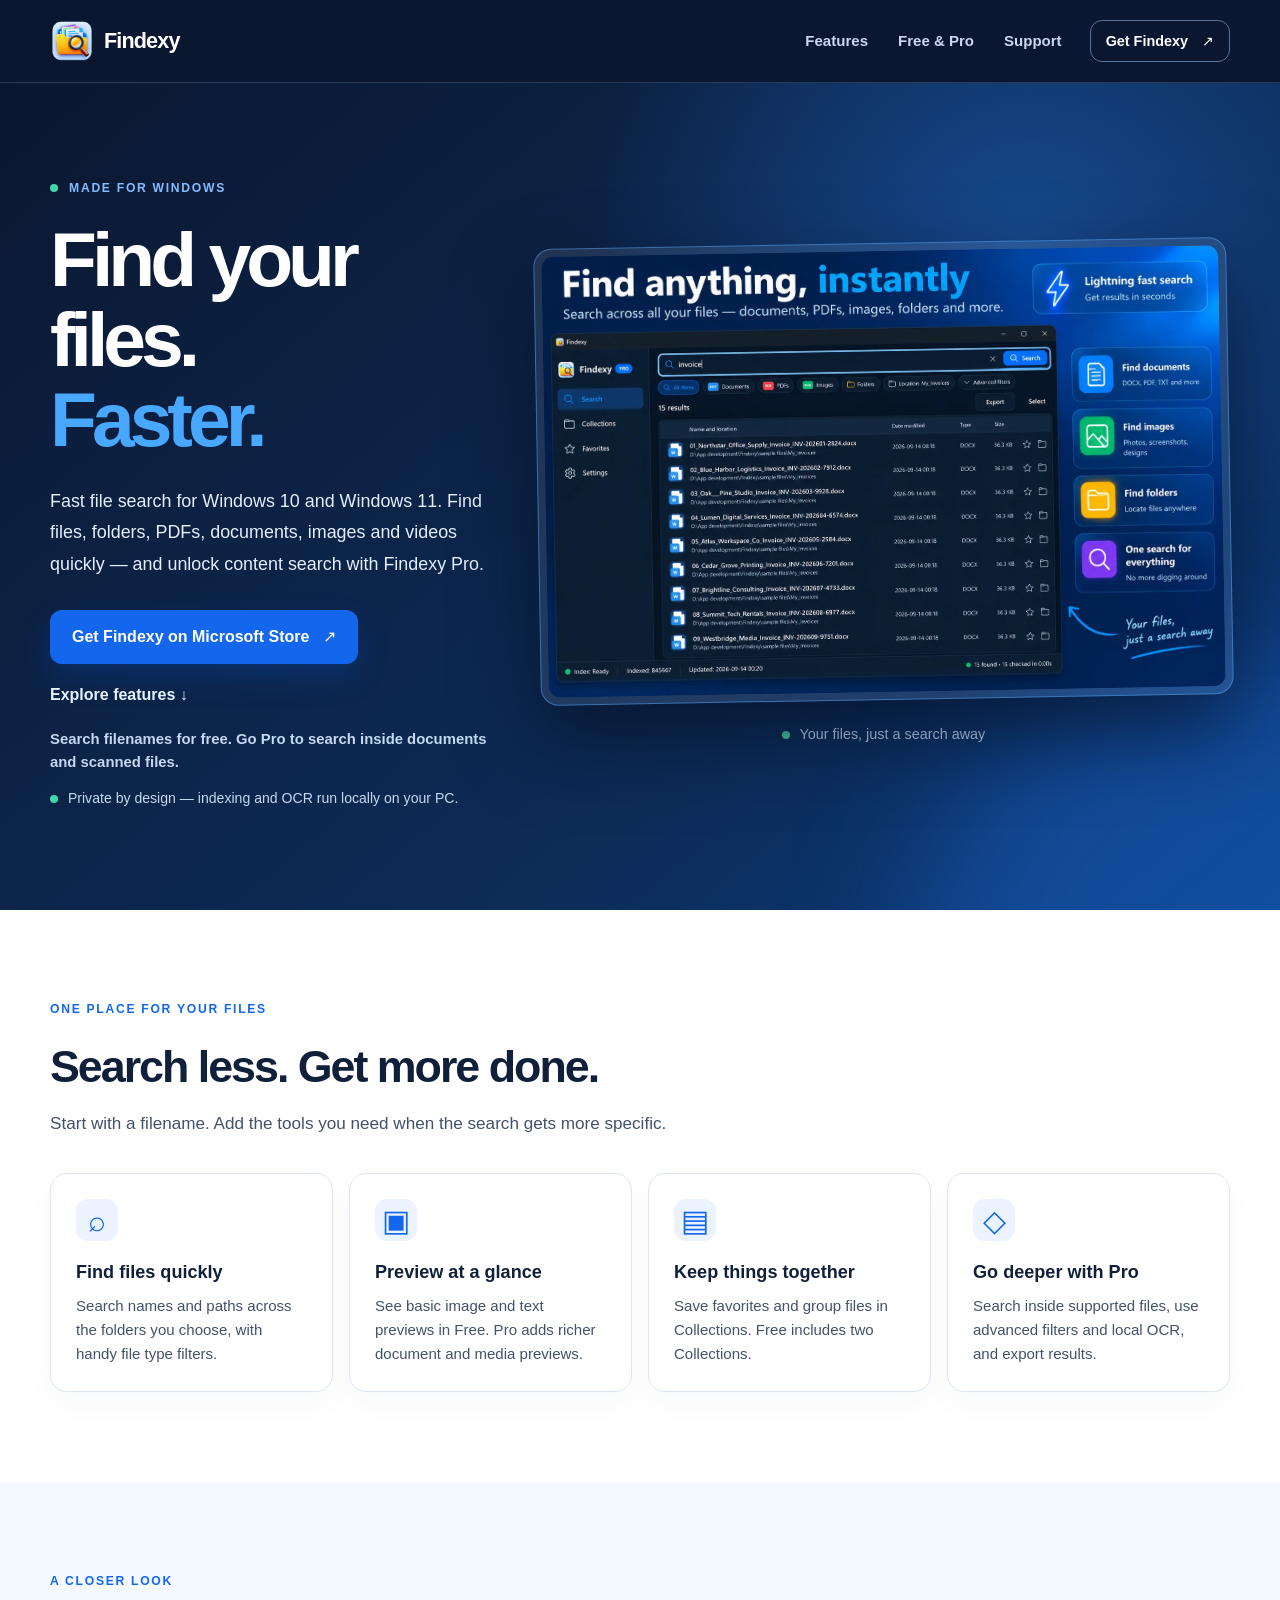
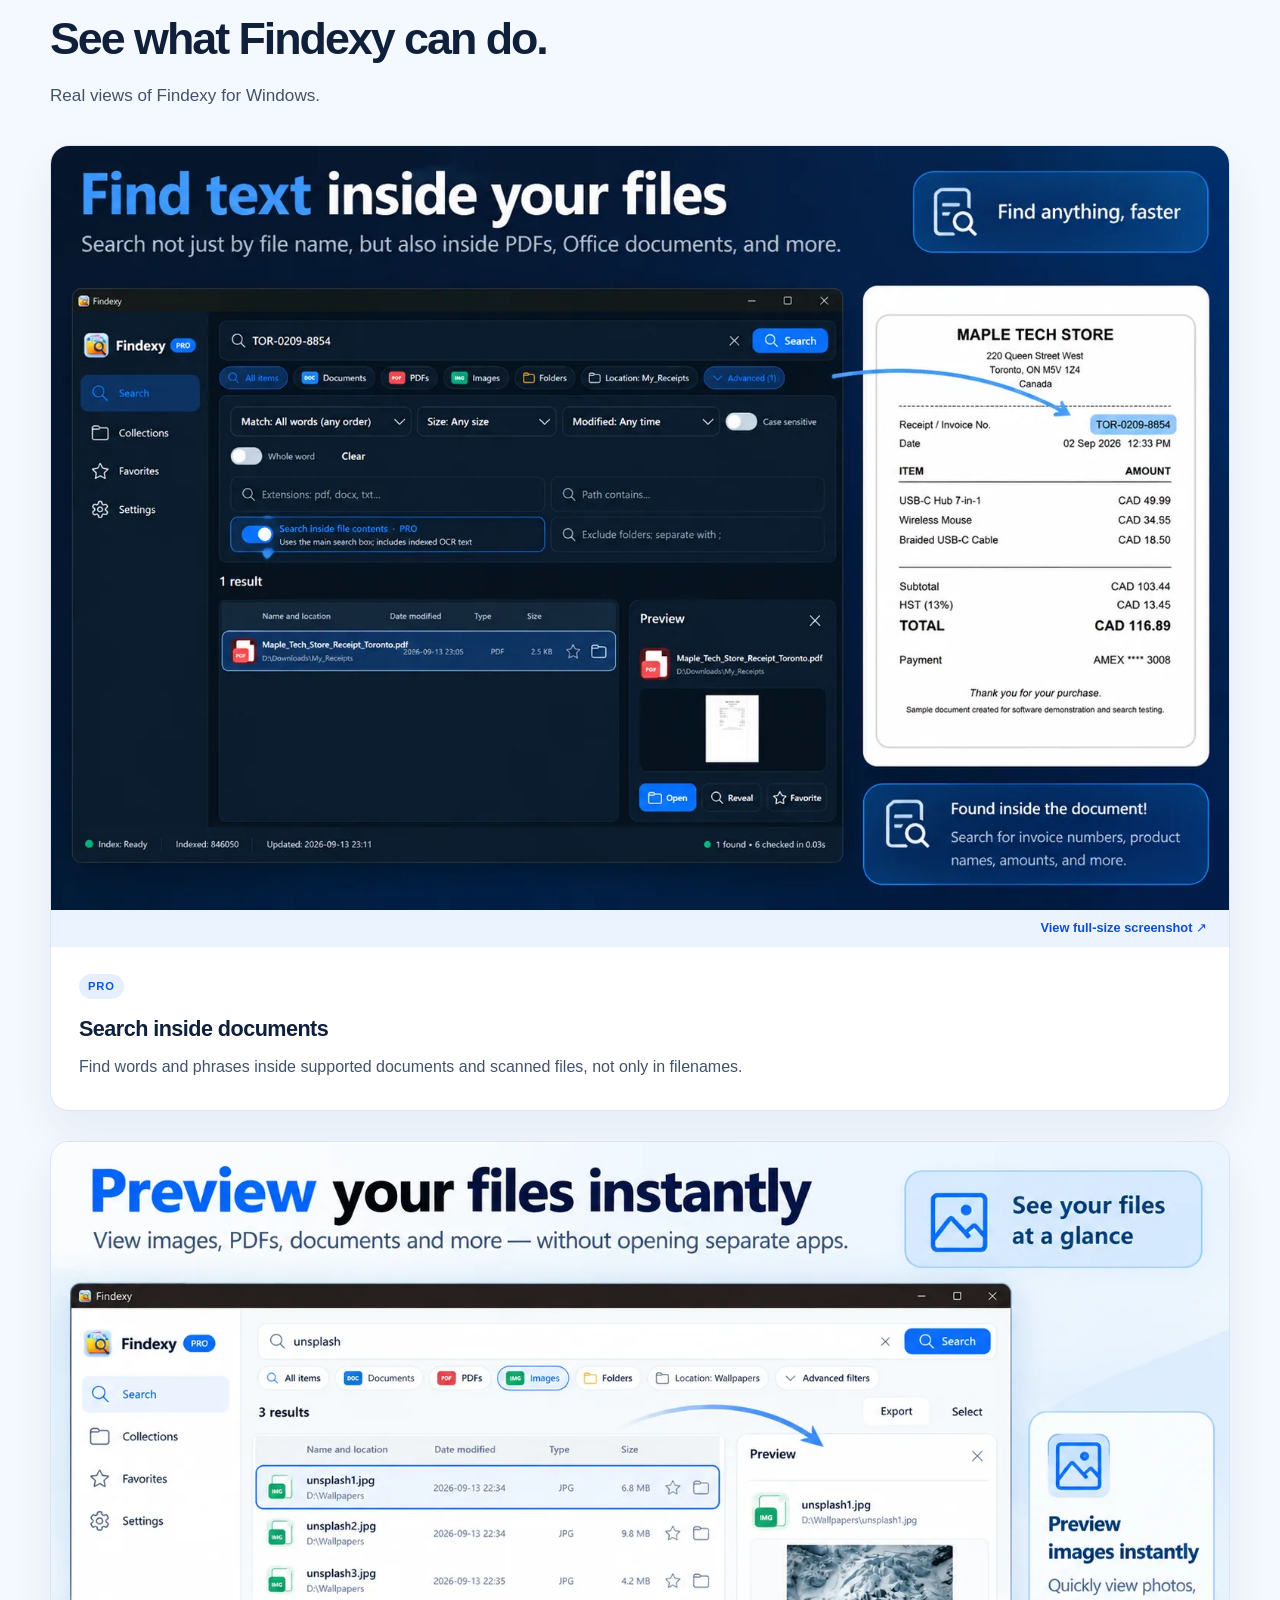
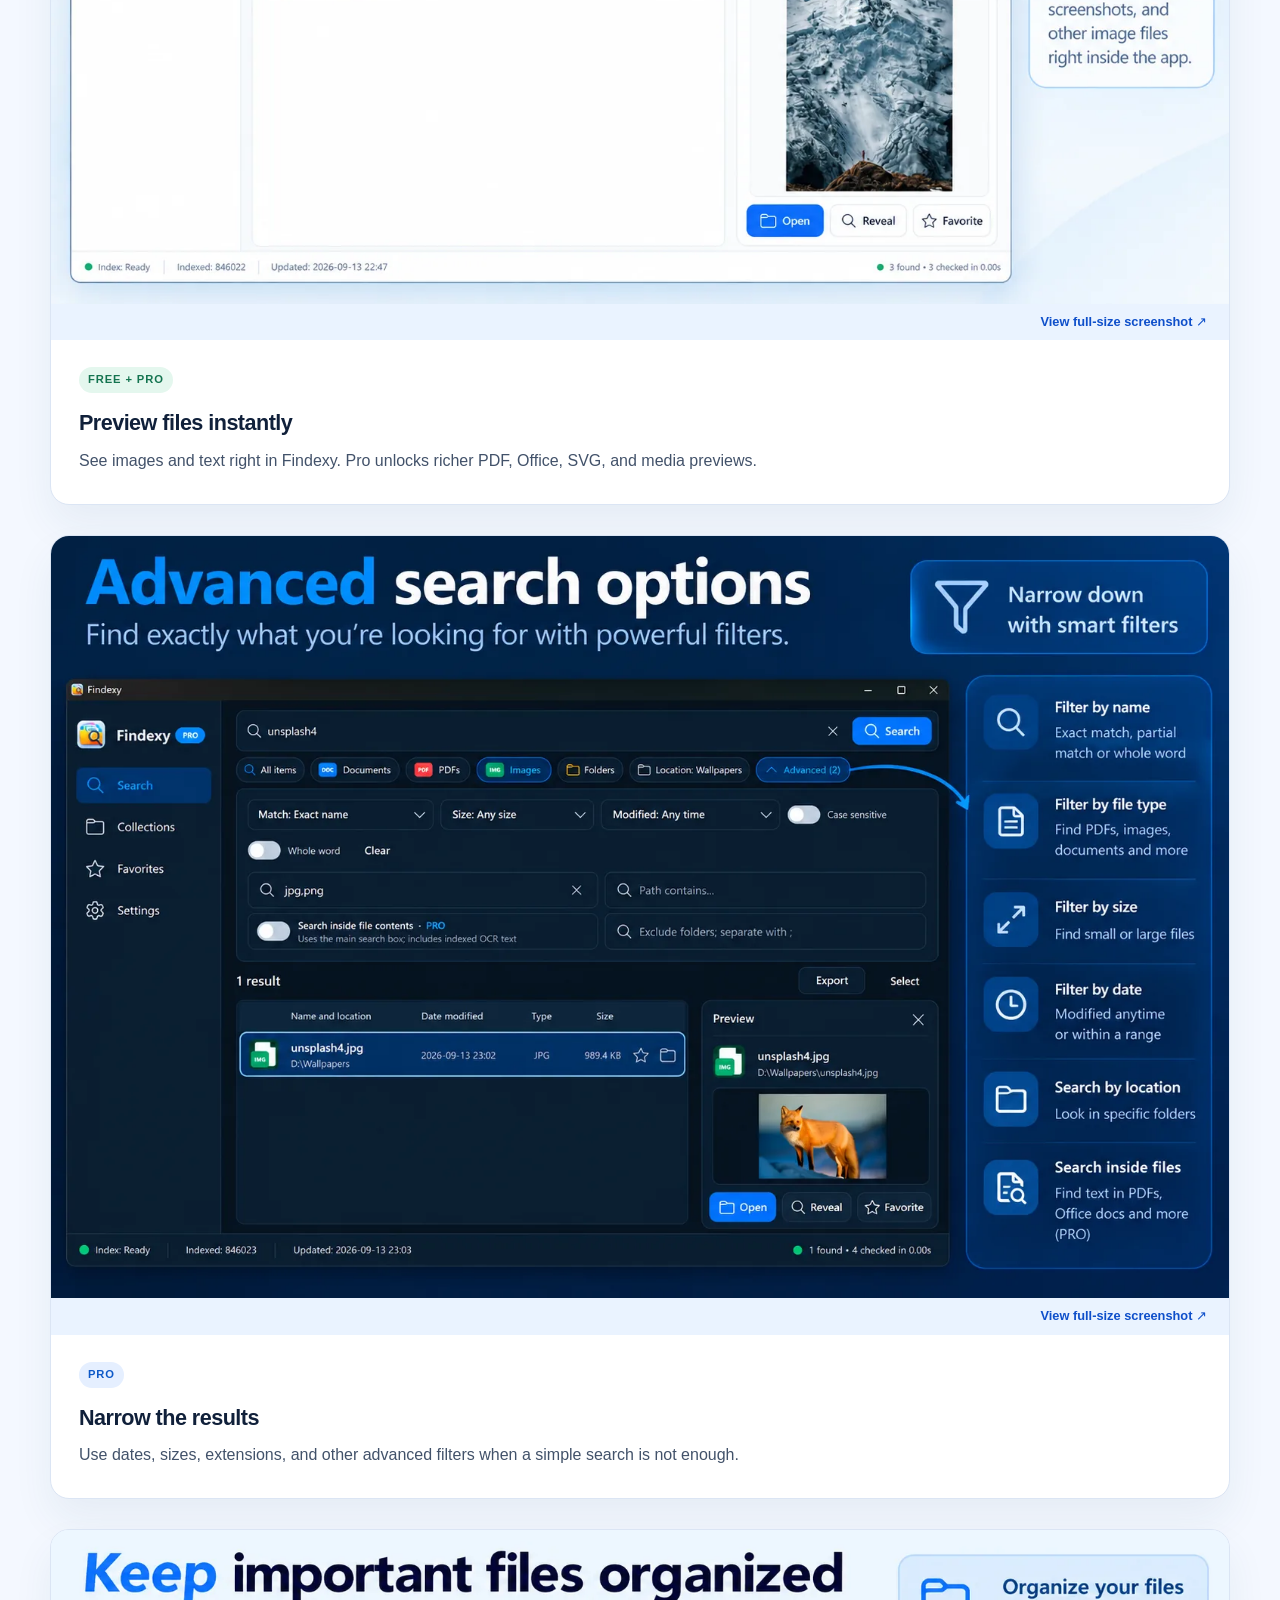
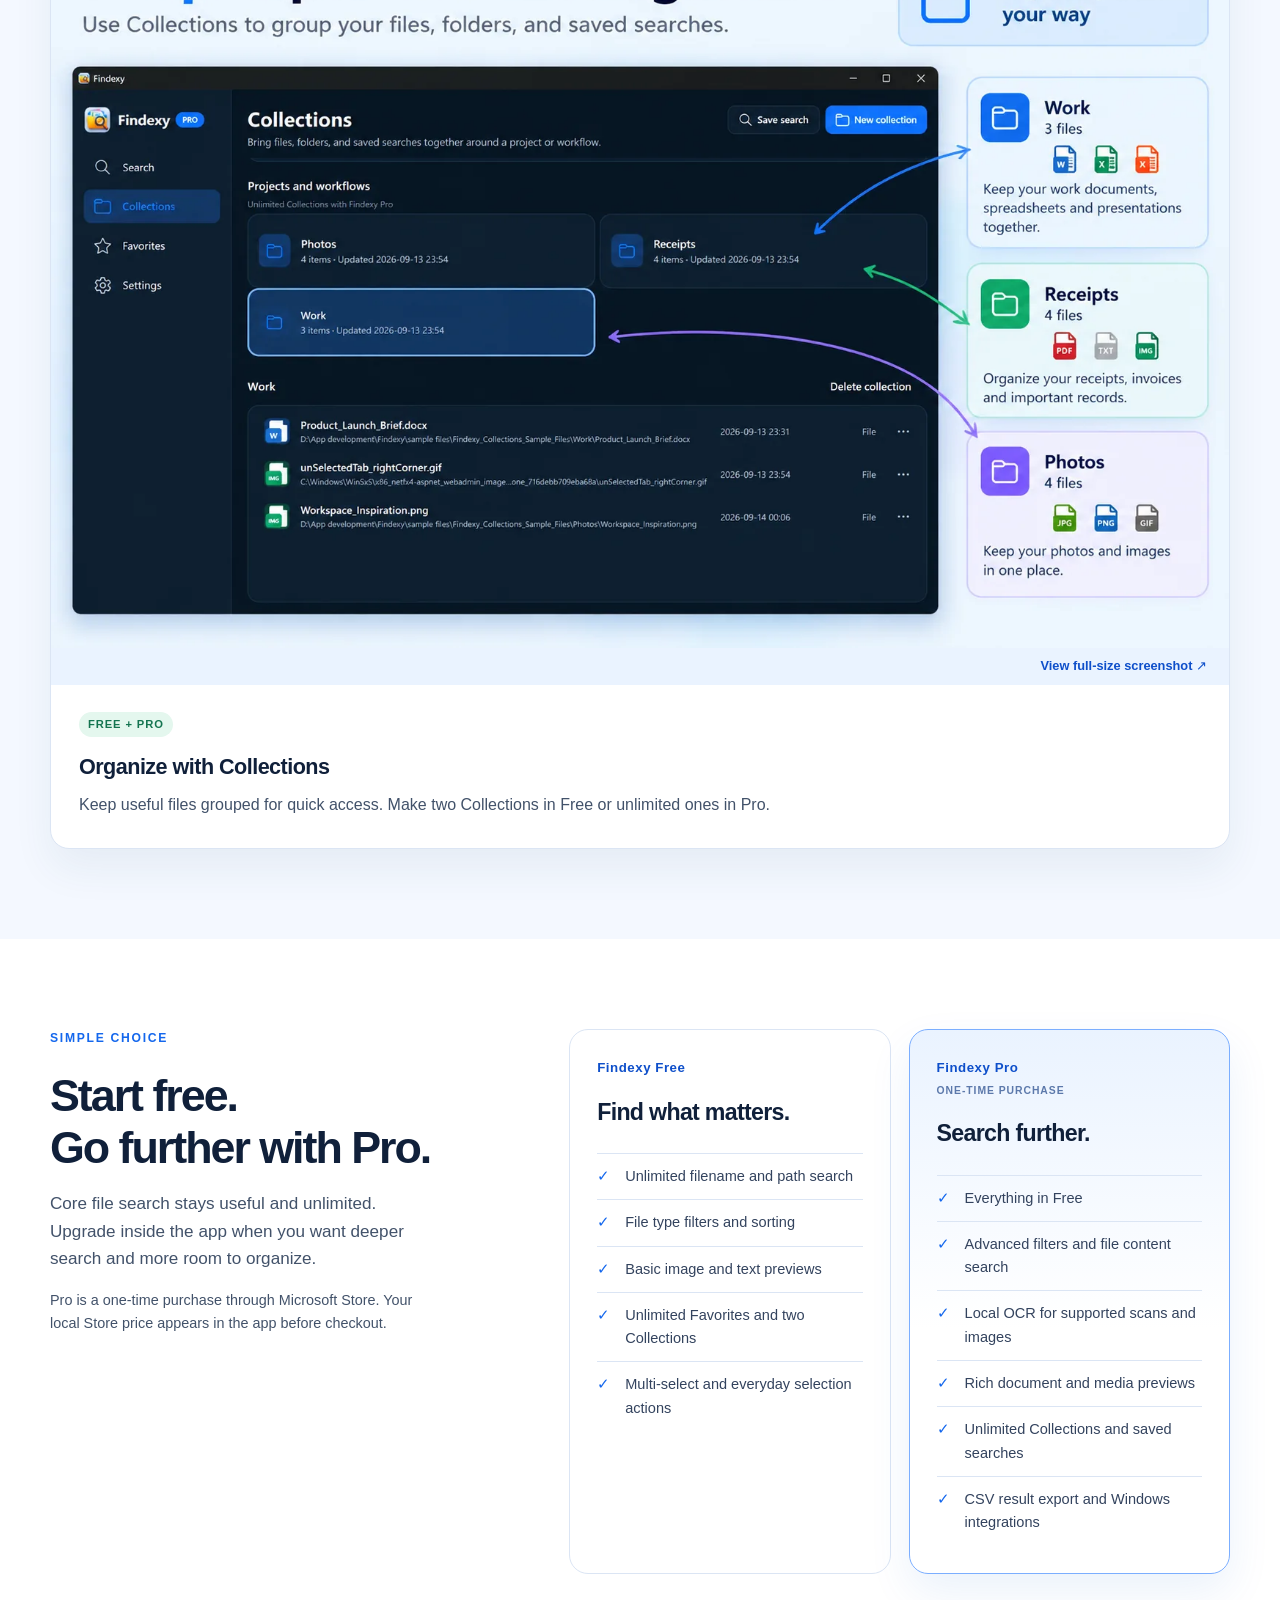
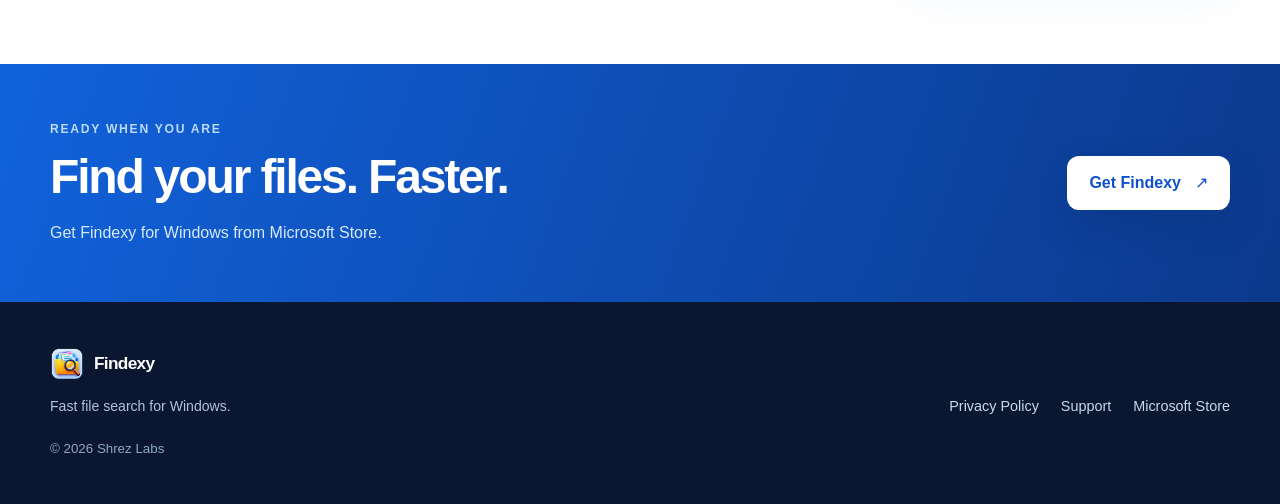
<file: index.html>
<!doctype html>
<html lang="en">
<head>
  <meta charset="utf-8">
  <meta name="viewport" content="width=device-width, initial-scale=1">
  <meta name="theme-color" content="#0b1730">
  <meta name="description" content="Findexy is a fast file search app for Windows. Find files and folders, preview results, organize collections, and unlock document search with Findexy Pro.">
  <meta property="og:type" content="website">
  <meta property="og:title" content="Findexy — Fast file search for Windows">
  <meta property="og:description" content="Find your files faster with Findexy for Windows. Search, preview, and organize in one place.">
  <meta property="og:image" content="https://shreyasrage5.github.io/findexy-site/images/general.webp">
  <meta property="og:url" content="https://shreyasrage5.github.io/findexy-site/">
  <meta name="twitter:card" content="summary_large_image">
  <meta name="twitter:title" content="Findexy — Fast File Search for Windows">
  <meta name="twitter:description" content="Find files faster on Windows. Search, preview, organize, and unlock document content search with Findexy Pro.">
  <meta name="twitter:image" content="https://shreyasrage5.github.io/findexy-site/images/general.webp">
  <link rel="canonical" href="https://shreyasrage5.github.io/findexy-site/">
  <link rel="icon" type="image/png" href="images/logo.png">
  <link rel="stylesheet" href="style.css">
  <title>Findexy — Fast File Search &amp; Document Search for Windows</title>
  <script type="application/ld+json">
  {
    "@context": "https://schema.org",
    "@type": "SoftwareApplication",
    "name": "Findexy",
    "applicationCategory": "UtilitiesApplication",
    "operatingSystem": "Windows 10, Windows 11",
    "description": "Findexy is a fast file search app for Windows with file previews, document content search, local OCR, advanced filters and Collections.",
    "url": "https://shreyasrage5.github.io/findexy-site/",
    "downloadUrl": "https://apps.microsoft.com/store/detail/9NST54J4R5SC",
    "offers": {
      "@type": "Offer",
      "price": "0",
      "priceCurrency": "USD"
    }
  }
  </script>
</head>
<body>
  <a class="skip-link" href="#main">Skip to content</a>
  <header class="site-header">
    <div class="container header-inner">
      <a class="brand" href="index.html" aria-label="Findexy home">
        <img src="images/logo.png" width="44" height="44" alt="">
        <span>Findexy</span>
      </a>
      <nav class="top-nav" aria-label="Main navigation">
        <a href="#features">Features</a>
        <a href="#plans">Free &amp; Pro</a>
        <a href="support.html">Support</a>
      </nav>
      <a class="button button-small button-outline header-cta" href="https://apps.microsoft.com/store/detail/9NST54J4R5SC" target="_blank" rel="noopener noreferrer">Get Findexy <span aria-hidden="true">↗</span></a>
    </div>
  </header>

  <main id="main">
    <section class="hero">
      <div class="hero-glow" aria-hidden="true"></div>
      <div class="container hero-content">
        <div class="hero-copy">
          <p class="eyebrow"><span class="eyebrow-dot"></span> MADE FOR WINDOWS</p>
          <h1>Find your files.<br><span>Faster.</span></h1>
          <p class="hero-lede">Fast file search for Windows 10 and Windows 11. Find files, folders, PDFs, documents, images and videos quickly — and unlock content search with Findexy Pro.</p>
          <div class="hero-actions">
            <a class="button button-primary" href="https://apps.microsoft.com/store/detail/9NST54J4R5SC" target="_blank" rel="noopener noreferrer">Get Findexy on Microsoft Store <span aria-hidden="true">↗</span></a>
            <a class="text-link" href="#features">Explore features <span aria-hidden="true">↓</span></a>
          </div>
          <p class="hero-note">Search filenames for free. Go Pro to search inside documents and scanned files.</p>
          <p class="hero-trust"><span class="status-dot" aria-hidden="true"></span> Private by design — indexing and OCR run locally on your PC.</p>
        </div>
        <div class="hero-visual">
          <div class="hero-image-frame">
            <img src="images/general.webp" width="1555" height="1012" alt="Findexy search results showing documents, PDFs, images, folders, and a location filter" fetchpriority="high">
          </div>
          <div class="image-caption"><span class="status-dot"></span> Your files, just a search away</div>
        </div>
      </div>
    </section>

    <section class="section intro-section" id="features">
      <div class="container">
        <div class="section-heading">
          <p class="eyebrow eyebrow-blue">ONE PLACE FOR YOUR FILES</p>
          <h2>Search less. Get more done.</h2>
          <p>Start with a filename. Add the tools you need when the search gets more specific.</p>
        </div>
        <div class="feature-grid">
          <article class="feature-card">
            <div class="feature-symbol" aria-hidden="true">⌕</div>
            <h3>Find files quickly</h3>
            <p>Search names and paths across the folders you choose, with handy file type filters.</p>
          </article>
          <article class="feature-card">
            <div class="feature-symbol" aria-hidden="true">▣</div>
            <h3>Preview at a glance</h3>
            <p>See basic image and text previews in Free. Pro adds richer document and media previews.</p>
          </article>
          <article class="feature-card">
            <div class="feature-symbol" aria-hidden="true">▤</div>
            <h3>Keep things together</h3>
            <p>Save favorites and group files in Collections. Free includes two Collections.</p>
          </article>
          <article class="feature-card">
            <div class="feature-symbol" aria-hidden="true">◇</div>
            <h3>Go deeper with Pro</h3>
            <p>Search inside supported files, use advanced filters and local OCR, and export results.</p>
          </article>
        </div>
      </div>
    </section>

    <section class="section showcase-section" aria-labelledby="showcase-heading">
      <div class="container">
        <div class="section-heading">
          <p class="eyebrow eyebrow-blue">A CLOSER LOOK</p>
          <h2 id="showcase-heading">See what Findexy can do.</h2>
          <p>Real views of Findexy for Windows.</p>
        </div>
        <div class="showcase-grid">
          <article class="showcase-card">
            <a class="screenshot-link" href="images/ocr-search.webp" target="_blank" rel="noopener noreferrer" aria-label="View full-size document search screenshot"><img src="images/ocr-search.webp" width="1558" height="1010" loading="lazy" alt="Findexy Pro finds an invoice number inside a PDF document"><span>View full-size screenshot ↗</span></a>
            <div class="showcase-copy"><span class="tier-pill">PRO</span><h3>Search inside documents</h3><p>Find words and phrases inside supported documents and scanned files, not only in filenames.</p></div>
          </article>
          <article class="showcase-card">
            <a class="screenshot-link" href="images/image-preview.webp" target="_blank" rel="noopener noreferrer" aria-label="View full-size image preview screenshot"><img src="images/image-preview.webp" width="1559" height="1009" loading="lazy" alt="Findexy image search with a selected photo shown in the preview pane"><span>View full-size screenshot ↗</span></a>
            <div class="showcase-copy"><span class="tier-pill tier-pill-free">FREE + PRO</span><h3>Preview files instantly</h3><p>See images and text right in Findexy. Pro unlocks richer PDF, Office, SVG, and media previews.</p></div>
          </article>
          <article class="showcase-card">
            <a class="screenshot-link" href="images/advanced-search.webp" target="_blank" rel="noopener noreferrer" aria-label="View full-size advanced search screenshot"><img src="images/advanced-search.webp" width="1558" height="1009" loading="lazy" alt="Findexy Pro advanced search panel with filters for match type, size, date, extension, and location"><span>View full-size screenshot ↗</span></a>
            <div class="showcase-copy"><span class="tier-pill">PRO</span><h3>Narrow the results</h3><p>Use dates, sizes, extensions, and other advanced filters when a simple search is not enough.</p></div>
          </article>
          <article class="showcase-card">
            <a class="screenshot-link" href="images/collections.webp" target="_blank" rel="noopener noreferrer" aria-label="View full-size Collections screenshot"><img src="images/collections.webp" width="1606" height="979" loading="lazy" alt="Findexy Collections grouping files into Photos, Receipts, and Work"><span>View full-size screenshot ↗</span></a>
            <div class="showcase-copy"><span class="tier-pill tier-pill-free">FREE + PRO</span><h3>Organize with Collections</h3><p>Keep useful files grouped for quick access. Make two Collections in Free or unlimited ones in Pro.</p></div>
          </article>
        </div>
      </div>
    </section>

    <section class="section plans-section" id="plans">
      <div class="container plans-layout">
        <div class="plans-intro">
          <p class="eyebrow eyebrow-blue">SIMPLE CHOICE</p>
          <h2>Start free.<br>Go further with Pro.</h2>
          <p>Core file search stays useful and unlimited. Upgrade inside the app when you want deeper search and more room to organize.</p>
          <p class="small-note">Pro is a one-time purchase through Microsoft Store. Your local Store price appears in the app before checkout.</p>
        </div>
        <div class="plan-cards">
          <article class="plan-card">
            <p class="plan-name">Findexy Free</p>
            <h3>Find what matters.</h3>
            <ul>
              <li>Unlimited filename and path search</li>
              <li>File type filters and sorting</li>
              <li>Basic image and text previews</li>
              <li>Unlimited Favorites and two Collections</li>
              <li>Multi-select and everyday selection actions</li>
            </ul>
          </article>
          <article class="plan-card plan-card-pro">
            <p class="plan-name">Findexy Pro <span>ONE-TIME PURCHASE</span></p>
            <h3>Search further.</h3>
            <ul>
              <li>Everything in Free</li>
              <li>Advanced filters and file content search</li>
              <li>Local OCR for supported scans and images</li>
              <li>Rich document and media previews</li>
              <li>Unlimited Collections and saved searches</li>
              <li>CSV result export and Windows integrations</li>
            </ul>
          </article>
        </div>
      </div>
    </section>

    <section class="download-section">
      <div class="container download-inner">
        <div><p class="eyebrow">READY WHEN YOU ARE</p><h2>Find your files. Faster.</h2><p>Get Findexy for Windows from Microsoft Store.</p></div>
        <a class="button button-light" href="https://apps.microsoft.com/store/detail/9NST54J4R5SC" target="_blank" rel="noopener noreferrer">Get Findexy <span aria-hidden="true">↗</span></a>
      </div>
    </section>
  </main>

  <footer class="site-footer">
    <div class="container footer-inner">
      <div><a class="brand footer-brand" href="index.html"><img src="images/logo.png" width="34" height="34" alt=""><span>Findexy</span></a><p>Fast file search for Windows.</p></div>
      <nav aria-label="Footer navigation"><a href="privacy.html">Privacy Policy</a><a href="support.html">Support</a><a href="https://apps.microsoft.com/store/detail/9NST54J4R5SC" target="_blank" rel="noopener noreferrer">Microsoft Store</a></nav>
      <small>© 2026 Shrez Labs</small>
    </div>
  </footer>
</body>
</html>
</file>
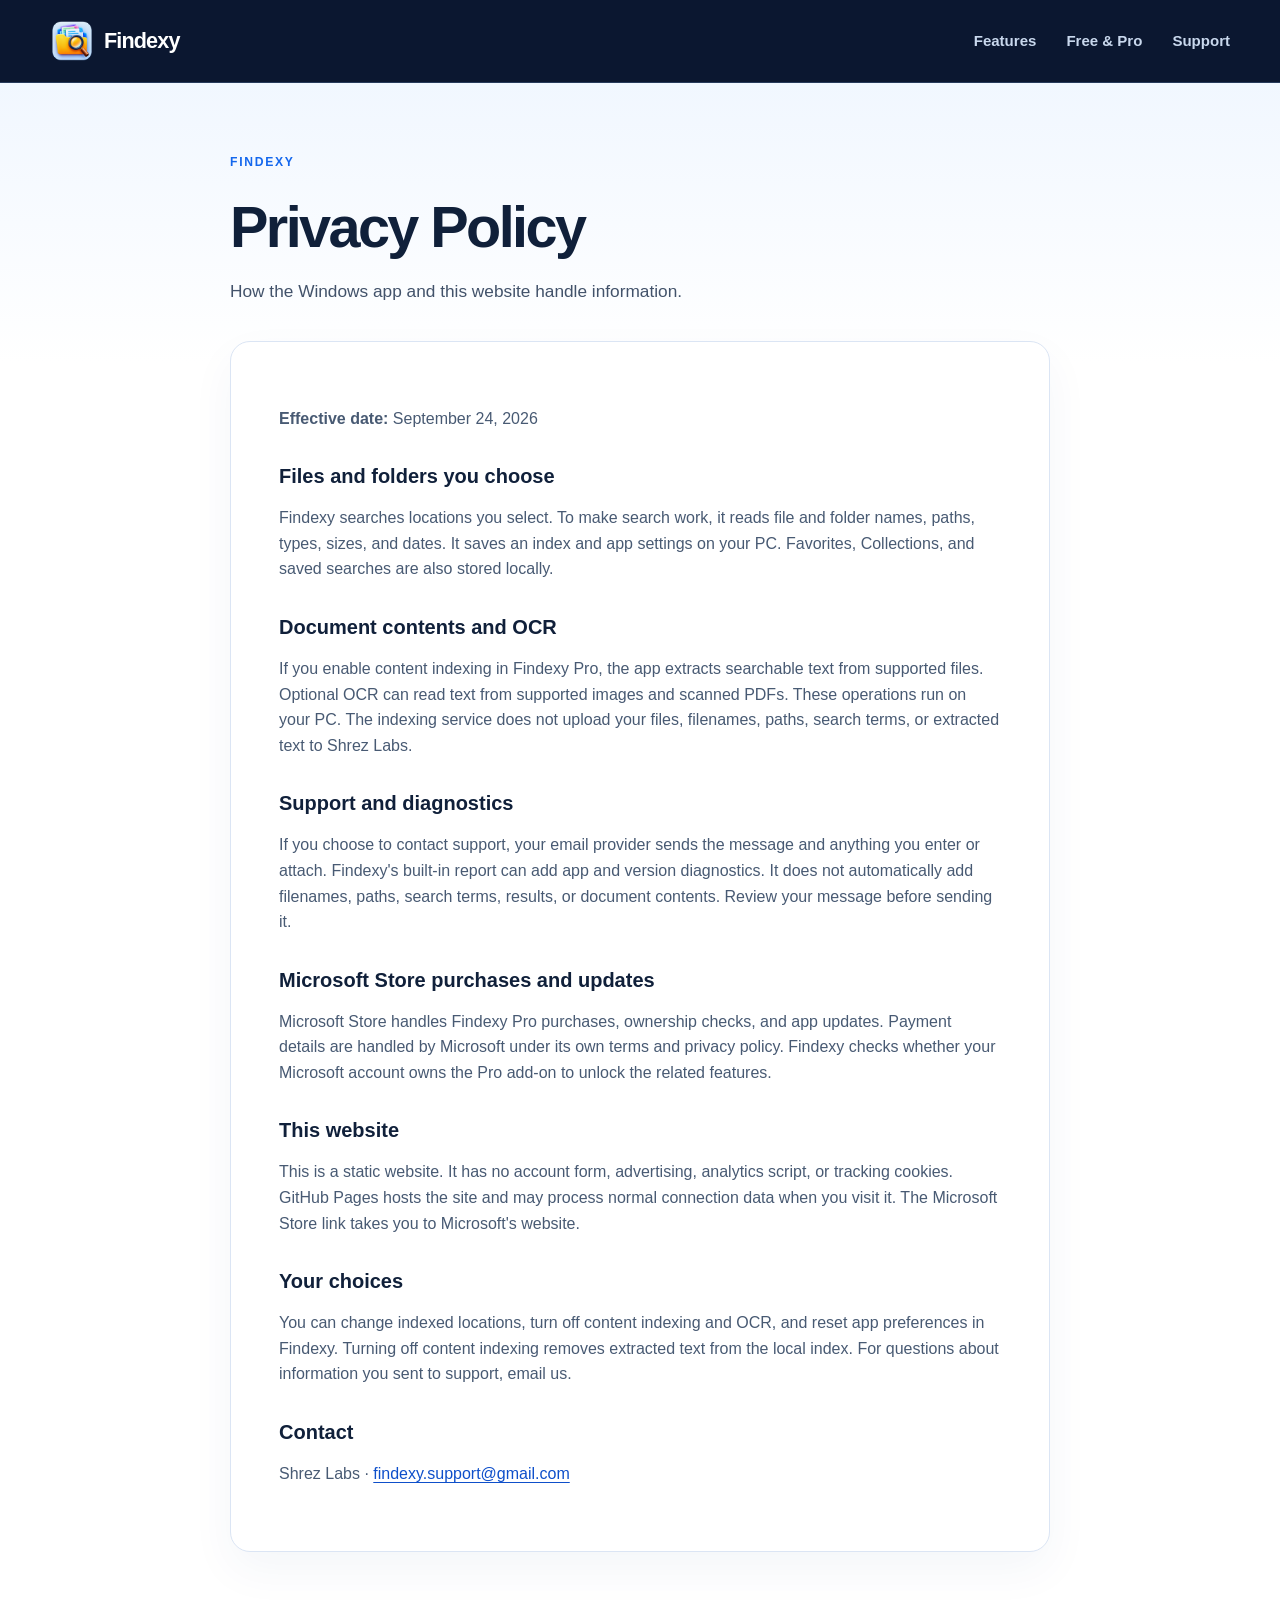
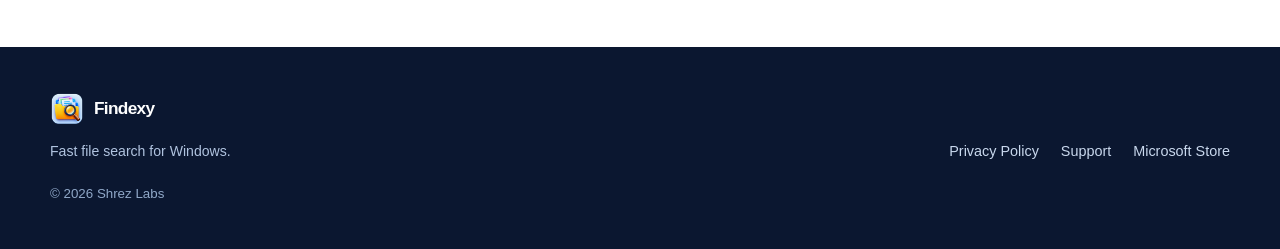
<file: privacy.html>
<!doctype html>
<html lang="en">
<head>
  <meta charset="utf-8">
  <meta name="viewport" content="width=device-width, initial-scale=1">
  <meta name="theme-color" content="#0b1730">
  <meta name="description" content="Learn how Findexy handles file search, local indexing, optional OCR, support reports, and Microsoft Store purchases.">
  <link rel="canonical" href="https://shreyasrage5.github.io/findexy-site/privacy.html">
  <link rel="icon" type="image/png" href="images/logo.png">
  <link rel="stylesheet" href="style.css">
  <title>Privacy Policy — Findexy</title>
</head>
<body>
  <a class="skip-link" href="#main">Skip to content</a>
  <header class="site-header"><div class="container header-inner"><a class="brand" href="index.html" aria-label="Findexy home"><img src="images/logo.png" width="44" height="44" alt=""><span>Findexy</span></a><nav class="top-nav" aria-label="Main navigation"><a href="index.html#features">Features</a><a href="index.html#plans">Free &amp; Pro</a><a href="support.html">Support</a></nav></div></header>
  <main id="main" class="subpage">
    <div class="page-container">
      <div class="page-heading"><p class="eyebrow eyebrow-blue">FINDEXY</p><h1>Privacy Policy</h1><p>How the Windows app and this website handle information.</p></div>
      <article class="article-card">
        <p><strong>Effective date:</strong> September 24, 2026</p>
        <h2>Files and folders you choose</h2>
        <p>Findexy searches locations you select. To make search work, it reads file and folder names, paths, types, sizes, and dates. It saves an index and app settings on your PC. Favorites, Collections, and saved searches are also stored locally.</p>
        <h2>Document contents and OCR</h2>
        <p>If you enable content indexing in Findexy Pro, the app extracts searchable text from supported files. Optional OCR can read text from supported images and scanned PDFs. These operations run on your PC. The indexing service does not upload your files, filenames, paths, search terms, or extracted text to Shrez Labs.</p>
        <h2>Support and diagnostics</h2>
        <p>If you choose to contact support, your email provider sends the message and anything you enter or attach. Findexy's built-in report can add app and version diagnostics. It does not automatically add filenames, paths, search terms, results, or document contents. Review your message before sending it.</p>
        <h2>Microsoft Store purchases and updates</h2>
        <p>Microsoft Store handles Findexy Pro purchases, ownership checks, and app updates. Payment details are handled by Microsoft under its own terms and privacy policy. Findexy checks whether your Microsoft account owns the Pro add-on to unlock the related features.</p>
        <h2>This website</h2>
        <p>This is a static website. It has no account form, advertising, analytics script, or tracking cookies. GitHub Pages hosts the site and may process normal connection data when you visit it. The Microsoft Store link takes you to Microsoft's website.</p>
        <h2>Your choices</h2>
        <p>You can change indexed locations, turn off content indexing and OCR, and reset app preferences in Findexy. Turning off content indexing removes extracted text from the local index. For questions about information you sent to support, email us.</p>
        <h2>Contact</h2>
        <p>Shrez Labs · <a href="mailto:findexy.support@gmail.com">findexy.support@gmail.com</a></p>
      </article>
    </div>
  </main>
  <footer class="site-footer"><div class="container footer-inner"><div><a class="brand footer-brand" href="index.html"><img src="images/logo.png" width="34" height="34" alt=""><span>Findexy</span></a><p>Fast file search for Windows.</p></div><nav aria-label="Footer navigation"><a href="privacy.html" aria-current="page">Privacy Policy</a><a href="support.html">Support</a><a href="https://apps.microsoft.com/store/detail/9NST54J4R5SC" target="_blank" rel="noopener noreferrer">Microsoft Store</a></nav><small>© 2026 Shrez Labs</small></div></footer>
</body>
</html>
</file>
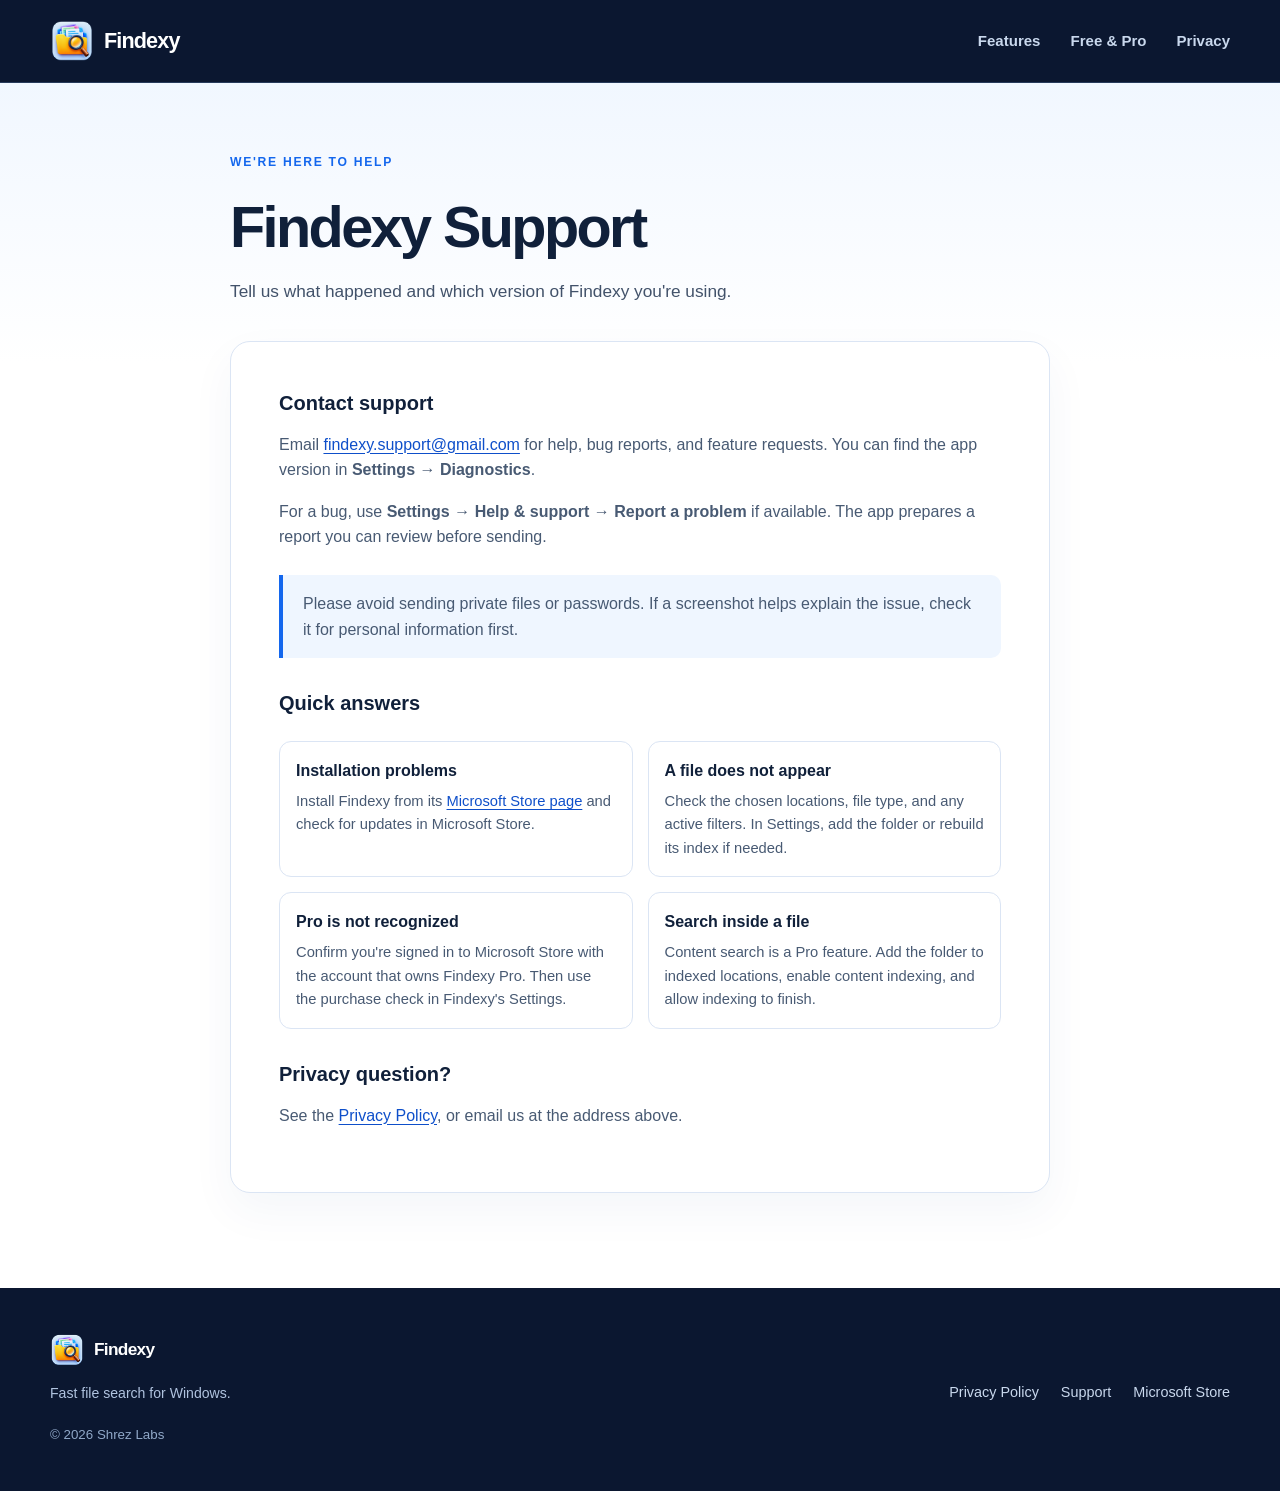
<file: support.html>
<!doctype html>
<html lang="en">
<head>
  <meta charset="utf-8">
  <meta name="viewport" content="width=device-width, initial-scale=1">
  <meta name="theme-color" content="#0b1730">
  <meta name="description" content="Get help with Findexy installation, missing search results, Pro ownership, and reporting a problem.">
  <link rel="canonical" href="https://shreyasrage5.github.io/findexy-site/support.html">
  <link rel="icon" type="image/png" href="images/logo.png">
  <link rel="stylesheet" href="style.css">
  <title>Support — Findexy</title>
</head>
<body>
  <a class="skip-link" href="#main">Skip to content</a>
  <header class="site-header"><div class="container header-inner"><a class="brand" href="index.html" aria-label="Findexy home"><img src="images/logo.png" width="44" height="44" alt=""><span>Findexy</span></a><nav class="top-nav" aria-label="Main navigation"><a href="index.html#features">Features</a><a href="index.html#plans">Free &amp; Pro</a><a href="privacy.html">Privacy</a></nav></div></header>
  <main id="main" class="subpage">
    <div class="page-container">
      <div class="page-heading"><p class="eyebrow eyebrow-blue">WE'RE HERE TO HELP</p><h1>Findexy Support</h1><p>Tell us what happened and which version of Findexy you're using.</p></div>
      <article class="article-card">
        <h2>Contact support</h2>
        <p>Email <a href="mailto:findexy.support@gmail.com?subject=Findexy%20support">findexy.support@gmail.com</a> for help, bug reports, and feature requests. You can find the app version in <strong>Settings → Diagnostics</strong>.</p>
        <p>For a bug, use <strong>Settings → Help &amp; support → Report a problem</strong> if available. The app prepares a report you can review before sending.</p>
        <div class="info-box"><p>Please avoid sending private files or passwords. If a screenshot helps explain the issue, check it for personal information first.</p></div>
        <h2>Quick answers</h2>
        <div class="support-topics">
          <div class="support-topic"><h3>Installation problems</h3><p>Install Findexy from its <a href="https://apps.microsoft.com/store/detail/9NST54J4R5SC" target="_blank" rel="noopener noreferrer">Microsoft Store page</a> and check for updates in Microsoft Store.</p></div>
          <div class="support-topic"><h3>A file does not appear</h3><p>Check the chosen locations, file type, and any active filters. In Settings, add the folder or rebuild its index if needed.</p></div>
          <div class="support-topic"><h3>Pro is not recognized</h3><p>Confirm you're signed in to Microsoft Store with the account that owns Findexy Pro. Then use the purchase check in Findexy's Settings.</p></div>
          <div class="support-topic"><h3>Search inside a file</h3><p>Content search is a Pro feature. Add the folder to indexed locations, enable content indexing, and allow indexing to finish.</p></div>
        </div>
        <h2>Privacy question?</h2>
        <p>See the <a href="privacy.html">Privacy Policy</a>, or email us at the address above.</p>
      </article>
    </div>
  </main>
  <footer class="site-footer"><div class="container footer-inner"><div><a class="brand footer-brand" href="index.html"><img src="images/logo.png" width="34" height="34" alt=""><span>Findexy</span></a><p>Fast file search for Windows.</p></div><nav aria-label="Footer navigation"><a href="privacy.html">Privacy Policy</a><a href="support.html" aria-current="page">Support</a><a href="https://apps.microsoft.com/store/detail/9NST54J4R5SC" target="_blank" rel="noopener noreferrer">Microsoft Store</a></nav><small>© 2026 Shrez Labs</small></div></footer>
</body>
</html>
</file>
<file: style.css>
:root{color-scheme:light;--navy:#0b1730;--ink:#10203a;--muted:#42526a;--blue:#1467ed;--blue-dark:#0e4fca;--pale:#f4f8ff;--line:#dbe5f4;--white:#fff;font-family:"Segoe UI Variable","Segoe UI",Arial,sans-serif;font-synthesis:none}
*,*::before,*::after{box-sizing:border-box}
html{scroll-behavior:smooth}
body{margin:0;color:var(--ink);background:var(--white);line-height:1.6;font-weight:400}
a{color:inherit}
img{max-width:100%;height:auto;display:block}
.container{width:min(1180px,calc(100% - 48px));margin-inline:auto}
.skip-link{position:absolute;top:-100px;left:16px;z-index:10;background:white;color:var(--ink);padding:10px 16px;border-radius:8px}
.skip-link:focus{top:12px}
:focus-visible{outline:3px solid #69aeff;outline-offset:3px}
.site-header{background:var(--navy);color:#e9f2ff;border-bottom:1px solid #273b5b}
.header-inner{min-height:82px;display:flex;align-items:center;gap:28px}
.brand{display:inline-flex;align-items:center;gap:10px;text-decoration:none;color:white;font-size:1.35rem;font-weight:800;letter-spacing:-.04em;white-space:nowrap}
.brand img{border-radius:10px}
.top-nav{display:flex;align-items:center;gap:30px;margin-left:auto;font-size:.94rem;font-weight:600}
.top-nav a,.site-footer nav a{text-decoration:none;color:#c9d8ed}
.top-nav a:hover,.site-footer nav a:hover{color:white}
.button{display:inline-flex;align-items:center;justify-content:center;gap:14px;min-height:54px;padding:13px 22px;border-radius:12px;font-weight:750;text-decoration:none;line-height:1.25;text-align:center;transition:transform .18s,background .18s,box-shadow .18s}
.button:hover{transform:translateY(-2px)}
.button-small{min-height:42px;padding:9px 15px;font-size:.9rem}
.button-outline{border:1px solid #58739a;color:white;white-space:nowrap}
.button-outline:hover{background:#183458}
.button-primary{background:var(--blue);color:white;box-shadow:0 13px 30px #0059e138}
.button-primary:hover{background:#3281f5}
.button-light{background:white;color:var(--blue-dark);box-shadow:0 15px 35px #082a6538}
.button-light:hover{background:#eaf3ff}
.hero{position:relative;overflow:hidden;background:radial-gradient(circle at 80% 20%,#16498e 0,transparent 36%),linear-gradient(140deg,#0b1730 0%,#0d2c58 66%,#0a3b7e 100%);color:white}
.hero-glow{position:absolute;width:700px;height:700px;right:-330px;bottom:-430px;border-radius:50%;background:#2377ea52;filter:blur(65px);pointer-events:none}
.hero-content{position:relative;display:grid;grid-template-columns:.78fr 1.22fr;align-items:center;gap:44px;padding-top:96px;padding-bottom:100px}
.eyebrow{margin:0 0 22px;color:#83bdff;letter-spacing:.14em;font-size:.76rem;font-weight:800}
.eyebrow-dot,.status-dot{display:inline-block;width:8px;height:8px;margin-right:6px;border-radius:50%;background:#42d7a7}
.hero h1{margin:0;font-size:clamp(3.25rem,6vw,5.35rem);line-height:1.04;letter-spacing:-.065em}
.hero h1 span{color:#48a7ff}
.hero-lede{max-width:510px;margin:26px 0 30px;color:#e4effc;font-size:1.12rem;line-height:1.75}
.hero-actions{display:flex;align-items:center;flex-wrap:wrap;gap:18px}
.text-link{color:#e6f2ff;text-decoration:none;font-weight:700}
.text-link:hover{text-decoration:underline}
.hero-note{margin:20px 0 0;color:#c5d8f1;font-size:.93rem;font-weight:600}
.hero-trust{margin:12px 0 0;color:#c5d8f1;font-size:.88rem}
.hero-visual{min-width:0}
.hero-image-frame{padding:7px;border-radius:18px;border:1px solid #5194dd99;background:#ffffff15;box-shadow:0 35px 80px #030b1e99;transform:rotate(-1deg)}
.hero-image-frame img{width:100%;border-radius:12px}
.image-caption{margin:24px 0 0;color:#c4daf8;text-align:center;font-size:.9rem}
.section{padding:90px 0}
.section-heading{max-width:660px;margin-bottom:36px}
.section-heading h2,.plans-intro h2,.download-section h2,.page-heading h1{margin:0;line-height:1.15;letter-spacing:-.045em}
.section-heading h2,.plans-intro h2{font-size:clamp(2rem,3.5vw,3.2rem)}
.section-heading p:last-child,.plans-intro>p:not(.eyebrow){color:var(--muted);font-size:1.07rem}
.eyebrow-blue{color:var(--blue)}
.feature-grid{display:grid;grid-template-columns:repeat(4,1fr);gap:16px}
.feature-card{padding:25px;border:1px solid var(--line);border-radius:17px;background:#fff;box-shadow:0 12px 30px #13356908}
.feature-symbol{display:grid;place-items:center;width:42px;height:42px;border-radius:12px;background:#eaf3ff;color:var(--blue);font-size:1.9rem;font-weight:500;line-height:1}
.feature-card h3{font-size:1.13rem;line-height:1.3;margin:20px 0 9px}
.feature-card p{margin:0;color:var(--muted);font-size:.94rem;font-weight:450}
.showcase-section{background:var(--pale)}
.showcase-grid{display:grid;grid-template-columns:1fr;gap:30px}
.showcase-card{overflow:hidden;border:1px solid var(--line);border-radius:19px;background:white;box-shadow:0 20px 40px #1a447011}
.screenshot-link{display:block;color:var(--blue-dark);text-decoration:none;background:#eaf3ff}
.screenshot-link img{width:100%;background:#dce9fa}
.screenshot-link span{display:block;padding:8px 22px;text-align:right;font-size:.8rem;font-weight:700}
.screenshot-link:hover span{text-decoration:underline}
.showcase-copy{padding:25px 28px 30px}
.tier-pill{display:inline-block;background:#e5efff;color:#0d59c8;padding:4px 9px;border-radius:999px;font-size:.7rem;font-weight:850;letter-spacing:.08em}
.tier-pill-free{background:#e4f7ee;color:#147450}
.showcase-copy h3{margin:13px 0 7px;font-size:1.35rem;letter-spacing:-.025em}
.showcase-copy p{margin:0;color:var(--muted);font-weight:450}
.plans-layout{display:grid;grid-template-columns:.82fr 1.18fr;gap:60px;align-items:start}
.plans-intro{position:sticky;top:35px}
.plans-intro>p{max-width:390px}
.plans-intro .small-note{font-size:.9rem!important}
.plan-cards{display:grid;grid-template-columns:repeat(2,1fr);gap:18px}
.plan-card{border:1px solid var(--line);border-radius:19px;padding:27px;background:white}
.plan-card-pro{border-color:#7baeff;background:linear-gradient(180deg,#eaf3ff,#fff 55%);box-shadow:0 18px 44px #0e62d315}
.plan-name{margin:0 0 16px;color:var(--blue-dark);font-size:.83rem;font-weight:850;letter-spacing:.04em}
.plan-name span{display:block;margin-top:5px;color:#5c79ab;font-size:.65rem;letter-spacing:.09em}
.plan-card h3{margin:0 0 22px;font-size:1.45rem;letter-spacing:-.03em}
.plan-card ul{list-style:none;margin:0;padding:0}
.plan-card li{position:relative;padding:11px 0 11px 28px;border-top:1px solid var(--line);color:#33435e;font-size:.91rem}
.plan-card li::before{content:"✓";position:absolute;left:0;color:var(--blue);font-weight:850}
.download-section{padding:56px 0;background:linear-gradient(110deg,#1162db,#0b398c);color:white}
.download-inner{display:flex;align-items:center;justify-content:space-between;gap:25px}
.download-section .eyebrow{color:#bbdbff;margin-bottom:10px}
.download-section h2{font-size:clamp(2rem,4vw,3rem)}
.download-section p:last-child{margin-bottom:0;color:#d8eaff}
.site-footer{background:var(--navy);color:#b0c3df;padding:45px 0}
.footer-inner{display:grid;grid-template-columns:1fr auto;gap:20px;align-items:end}
.footer-inner>div>p{margin:7px 0 0;font-size:.88rem}
.footer-brand{font-size:1.08rem}
.site-footer nav{display:flex;gap:22px;flex-wrap:wrap;font-size:.9rem}
.footer-inner small{grid-column:1/-1;color:#90a8c8}
.subpage{min-height:calc(100vh - 260px);background:linear-gradient(#f1f7ff 0,#fff 280px);padding:70px 0 95px}
.page-container{width:min(820px,calc(100% - 48px));margin-inline:auto}
.page-heading{margin-bottom:35px}
.page-heading h1{font-size:clamp(2.4rem,5vw,3.6rem)}
.page-heading p:last-child{max-width:670px;color:var(--muted);font-size:1.08rem}
.article-card{background:white;border:1px solid var(--line);border-radius:20px;padding:clamp(24px,4vw,48px);box-shadow:0 18px 45px #1746760c}
.article-card h2{font-size:1.25rem;margin:32px 0 8px;line-height:1.3}
.article-card h2:first-child{margin-top:0}
.article-card p,.article-card li{color:#485a73}
.article-card ul{padding-left:22px}
.article-card a{color:var(--blue-dark);text-underline-offset:3px}
.info-box{background:#eff6ff;border-left:4px solid var(--blue);padding:16px 20px;border-radius:0 10px 10px 0;margin:25px 0}
.info-box p{margin:0}
.support-topics{display:grid;grid-template-columns:repeat(2,1fr);gap:15px;margin-top:25px}
.support-topic{border:1px solid var(--line);border-radius:12px;padding:16px}
.support-topic h3{margin:0 0 6px;font-size:1rem}
.support-topic p{margin:0;font-size:.92rem}
@media(max-width:1000px){.hero-content{grid-template-columns:1fr;gap:42px;padding-top:70px}.hero-copy{max-width:720px}.feature-grid{grid-template-columns:repeat(2,1fr)}.plans-layout{grid-template-columns:1fr;gap:30px}.plans-intro{position:static}.plans-intro>p{max-width:720px}}
@media(max-width:680px){.container,.page-container{width:min(100% - 32px,1180px)}.header-inner{min-height:70px;gap:14px}.brand{font-size:1.12rem}.brand img{width:36px;height:36px}.top-nav{gap:13px;margin-left:auto;font-size:.8rem}.top-nav a[href="#plans"],.header-cta{display:none}.hero-content{padding-top:58px;padding-bottom:70px}.hero h1{font-size:3.35rem}.hero-lede{font-size:1rem}.hero-actions{align-items:flex-start;flex-direction:column}.hero-image-frame{transform:none}.section{padding:64px 0}.feature-grid,.showcase-grid,.plan-cards,.support-topics{grid-template-columns:1fr}.feature-card{padding:20px}.showcase-copy{padding:21px}.download-inner{align-items:flex-start;flex-direction:column}.footer-inner{grid-template-columns:1fr}.footer-inner small{grid-column:1}.site-footer nav{gap:14px}.subpage{padding:55px 0 70px}}
@media(prefers-reduced-motion:reduce){html{scroll-behavior:auto}.button{transition:none}.button:hover{transform:none}}
</file>
